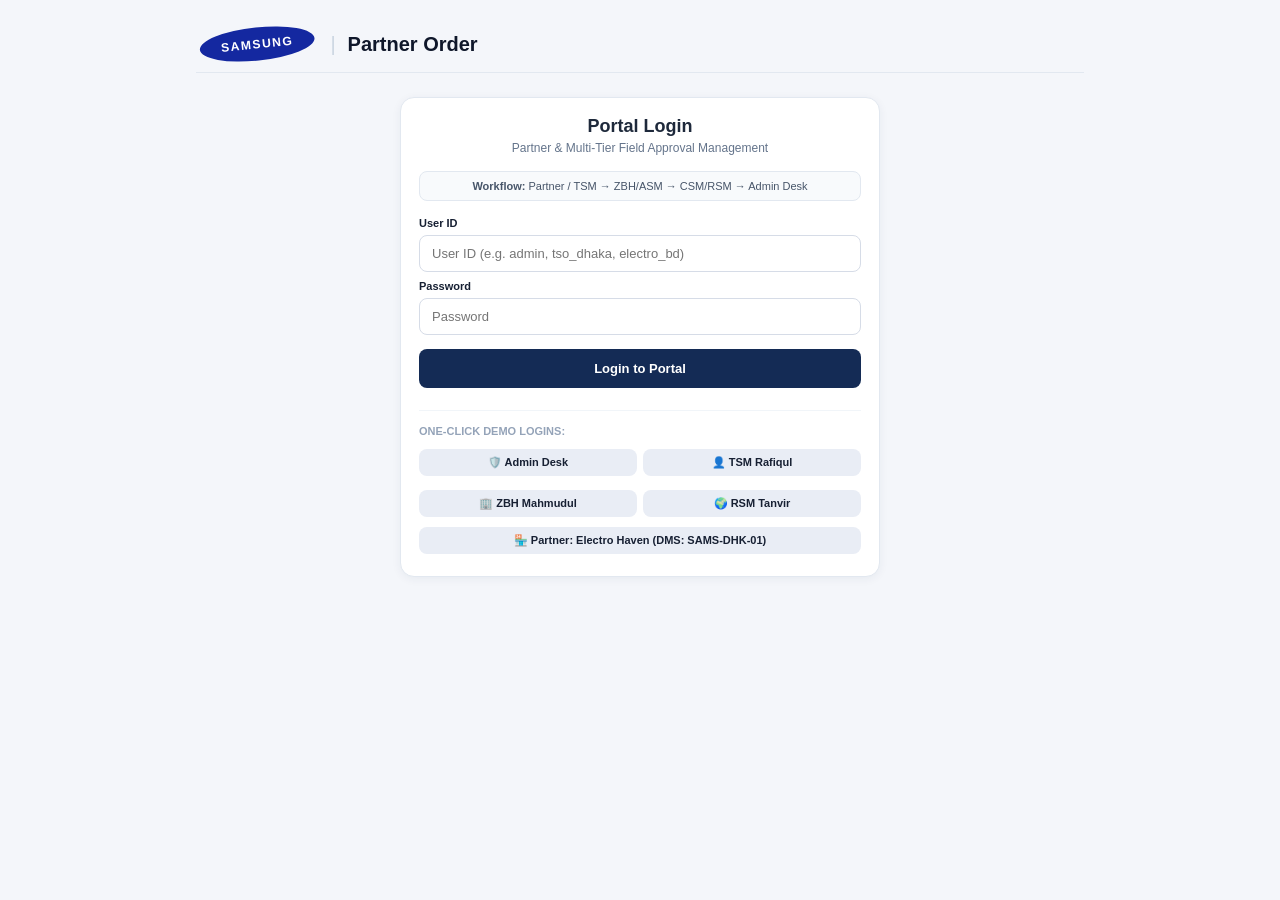
<file: public/google_apps_script_Index.html>
<!DOCTYPE html>
<html>
<head>
  <base target="_top">
  <meta charset="UTF-8">
  <meta name="viewport" content="width=device-width, initial-scale=1">
  <title>Samsung Partner Order Management</title>
  <style>
    :root {
      font-family: -apple-system, BlinkMacSystemFont, "Segoe UI", Roboto, Helvetica, Arial, sans-serif;
      color: #172033;
      background: #f4f6fa;
      --samsung-blue: #142b55;
      --samsung-hover: #0b1a36;
      --border-color: #d6dce7;
    }
    * { box-sizing: border-box; }
    body { margin: 0; padding: 0; background: #f4f6fa; }
    .wrap { max-width: 920px; margin: auto; padding: 16px; }
    .card { background: white; border-radius: 14px; padding: 18px; margin: 12px 0; box-shadow: 0 2px 10px rgba(20,43,85,0.06); border: 1px solid #e2e8f0; }
    h1 { font-size: 20px; margin: 0; color: #0f172a; font-weight: 700; }
    h2 { font-size: 15px; margin: 0 0 12px; color: #1e293b; font-weight: 700; }
    h3 { font-size: 13px; margin: 0 0 8px; color: #334155; }
    input, select, button, textarea { font: inherit; padding: 10px 12px; border: 1px solid var(--border-color); border-radius: 8px; width: 100%; margin: 4px 0; outline: none; font-size: 13px; }
    input:focus, select:focus { border-color: var(--samsung-blue); box-shadow: 0 0 0 2px rgba(20,43,85,0.1); }
    button { background: var(--samsung-blue); color: white; border: 0; font-weight: 600; cursor: pointer; transition: background 0.15s ease; border-radius: 8px; }
    button:hover { background: var(--samsung-hover); }
    button.secondary { background: #e9edf5; color: #172033; font-weight: 600; }
    button.secondary:hover { background: #d7e0ee; }
    button.danger { background: #c5221f; color: white; }
    button.danger:hover { background: #9b1916; }
    button.success { background: #16a34a; color: white; }
    button.success:hover { background: #15803d; }
    .row { display: grid; grid-template-columns: 1fr 1fr; gap: 8px; }
    .row-3 { display: grid; grid-template-columns: 1fr 1fr 1fr; gap: 8px; }
    .row-4 { display: grid; grid-template-columns: 1fr 1fr 1fr 1fr; gap: 8px; }
    .muted { color: #64748b; font-size: 12px; }
    .hidden { display: none !important; }
    .product { border: 1px solid #e2e8f0; border-radius: 10px; padding: 12px; margin: 10px 0; background: #f8fafc; }
    .totals { display: flex; justify-content: space-between; align-items: center; padding: 8px 0; font-size: 13px; }
    .pill { display: inline-flex; align-items: center; gap: 4px; padding: 4px 10px; border-radius: 20px; font-size: 11px; font-weight: 700; }
    .pill-pending { background: #fef3c7; color: #92400e; border: 1px solid #fde68a; }
    .pill-approved { background: #dcfce7; color: #166534; border: 1px solid #bbf7d0; }
    .pill-rejected { background: #fee2e2; color: #991b1b; border: 1px solid #fecaca; }
    .order { border-top: 1px solid #e2e8f0; padding: 14px 0; }
    .small { font-size: 12px; }
    .tab-btn { width: auto; display: inline-block; padding: 7px 14px; margin: 0 4px 6px 0; font-size: 12px; border-radius: 6px; }
    .tab-active { background: var(--samsung-blue) !important; color: white !important; }
    .stepper { display: grid; grid-template-columns: repeat(4, 1fr); gap: 6px; margin: 10px 0; font-size: 11px; }
    .step-box { padding: 8px; border-radius: 6px; border: 1px solid #e2e8f0; background: white; text-align: center; }
    .step-done { background: #f0fdf4; border-color: #86efac; color: #15803d; font-weight: bold; }
    .step-active { background: #eff6ff; border-color: #93c5fd; color: #1d4ed8; font-weight: bold; box-shadow: 0 0 0 1px #3b82f6; }
    .dms-badge { background: #eff6ff; color: #1d4ed8; border: 1px solid #bfdbfe; font-family: monospace; font-weight: bold; padding: 3px 8px; border-radius: 6px; font-size: 12px; display: inline-block; }
    .value-box { background: #eff6ff; border: 1px solid #bfdbfe; border-radius: 8px; padding: 8px 12px; display: flex; align-items: center; justify-content: space-between; height: 42px; margin-top: 4px; }
    .value-amount { font-family: monospace; font-weight: 800; color: #142b55; font-size: 14px; }
    @media (max-width: 640px) {
      .row, .row-3, .row-4 { grid-template-columns: 1fr; }
      .stepper { grid-template-columns: 1fr 1fr; }
    }
  </style>
</head>
<body>
<div class="wrap">
  
  <!-- Header with Authentic 3D Samsung Oval -->
  <header style="display:flex;align-items:center;justify-content:space-between;padding:10px 0;border-bottom:1px solid #e2e8f0;margin-bottom:14px">
    <div style="display:flex;align-items:center;gap:12px">
      <!-- 3D Samsung Ellipse Logo -->
      <svg viewBox="0 0 340 100" style="height:36px;display:block">
        <ellipse cx="170" cy="50" rx="160" ry="46" fill="#1428A0" transform="rotate(-6 170 50)" />
        <text x="170" y="62" fill="#ffffff" font-family="'Arial Black', Impact, sans-serif" font-weight="900" font-size="34" text-anchor="middle" letter-spacing="4" transform="rotate(-6 170 50)">SAMSUNG</text>
      </svg>
      <span style="color:#cbd5e1;font-size:20px">|</span>
      <h1>Partner Order</h1>
    </div>
    <div id="quickUserPill" style="font-size:12px;color:#64748b;font-weight:600"></div>
  </header>

  <!-- 1. LOGIN SCREEN -->
  <div id="loginCard" class="card" style="max-width:480px;margin:24px auto">
    <div style="text-align:center;margin-bottom:16px">
      <h2 style="font-size:18px;margin-bottom:4px">Portal Login</h2>
      <p class="muted" style="margin:0">Partner & Multi-Tier Field Approval Management</p>
    </div>

    <!-- Hierarchy Guide Pill -->
    <div style="background:#f8fafc;border:1px solid #e2e8f0;border-radius:8px;padding:8px 12px;font-size:11px;margin-bottom:12px;text-align:center;color:#475569">
      <b>Workflow:</b> Partner / TSM → ZBH/ASM → CSM/RSM → Admin Desk
    </div>

    <label style="font-size:11px;font-weight:700">User ID</label>
    <input id="uid" placeholder="User ID (e.g. admin, tso_dhaka, electro_bd)">
    
    <label style="font-size:11px;font-weight:700">Password</label>
    <input id="pwd" type="password" placeholder="Password">
    
    <button onclick="doLogin()" style="margin-top:10px;padding:12px">Login to Portal</button>
    <div id="loginMsg" style="color:#b91c1c;font-size:12px;margin-top:8px"></div>

    <!-- Quick Demo Accounts -->
    <div style="margin-top:18px;padding-top:14px;border-top:1px solid #f1f5f9">
      <div style="font-size:11px;font-weight:700;color:#94a3b8;text-transform:uppercase;margin-bottom:8px">One-Click Demo Logins:</div>
      <div style="display:grid;grid-template-columns:1fr 1fr;gap:6px">
        <button class="secondary" style="font-size:11px;padding:7px" onclick="quickLogin('admin','admin123')">🛡️ Admin Desk</button>
        <button class="secondary" style="font-size:11px;padding:7px" onclick="quickLogin('tso_dhaka','pass123')">👤 TSM Rafiqul</button>
        <button class="secondary" style="font-size:11px;padding:7px" onclick="quickLogin('zbh_dhaka','pass123')">🏢 ZBH Mahmudul</button>
        <button class="secondary" style="font-size:11px;padding:7px" onclick="quickLogin('rsm_central','pass123')">🌍 RSM Tanvir</button>
      </div>
      <button class="secondary" style="font-size:11px;padding:7px;margin-top:6px;width:100%" onclick="quickLogin('electro_bd','pass123')">
        🏪 Partner: Electro Haven (DMS: SAMS-DHK-01)
      </button>
    </div>
  </div>

  <!-- 2. MAIN APPLICATION (After Login) -->
  <div id="app" class="hidden">
    
    <!-- User Bar -->
    <div class="card" style="padding:12px 18px">
      <div class="totals">
        <div>
          <b id="who" style="font-size:14px;color:#0f172a"></b>
          <div id="whoSub" class="muted" style="margin-top:2px"></div>
        </div>
        <div style="display:flex;gap:8px">
          <select id="roleSwitcher" style="width:auto;margin:0;padding:6px 10px;font-size:12px" onchange="switchRole(this.value)">
            <option value="admin">Switch: Admin Desk</option>
            <option value="tso_dhaka">Switch: TSM / TSO (Rafiqul)</option>
            <option value="zbh_dhaka">Switch: ZBH / ASM (Mahmudul)</option>
            <option value="rsm_central">Switch: CSM / RSM (Tanvir)</option>
            <option value="electro_bd">Switch: Partner (Electro Haven)</option>
          </select>
          <button class="secondary" style="width:auto;margin:0;padding:6px 14px" onclick="doLogout()">Logout</button>
        </div>
      </div>

      <!-- ADMIN WORKSPACE -->
      <div id="adminPanel" class="hidden" style="margin-top:14px;border-top:1px solid #f1f5f9;padding-top:12px">
        <!-- Sub-tabs -->
        <div>
          <button class="tab-btn tab-active" onclick="switchAdminTab('approvals')">🔔 Pending Approvals (<span id="pendingBadge">0</span>)</button>
          <button class="tab-btn secondary" onclick="switchAdminTab('users')">🔑 User IDs & Passwords</button>
          <button class="tab-btn secondary" onclick="switchAdminTab('partnerDb')">📂 Upload Partner DB</button>
          <button class="tab-btn secondary" onclick="switchAdminTab('products')">📦 Product Catalog & Price</button>
          <button class="tab-btn secondary" onclick="switchAdminTab('mapping')">🗺️ TSM/ZBH/RSM Mapping</button>
          <button class="tab-btn secondary" onclick="switchAdminTab('export')">📊 Date Export</button>
        </div>

        <!-- Tab A: Notification Queue -->
        <div id="tab_approvals" style="margin-top:12px">
          <div style="background:#fffbeb;border:1px solid #fde68a;padding:12px;border-radius:10px">
            <b>Admin Commercial Notification:</b> <span id="adminPendingNotice">0 orders awaiting final approval.</span>
          </div>
        </div>

        <!-- Tab B: User Management -->
        <div id="tab_users" class="hidden" style="margin-top:12px">
          <h3>Create New User ID & Password</h3>
          <div class="row-3">
            <input id="newUName" placeholder="Full Name">
            <select id="newURole">
              <option value="tsm">TSM / TSO (Territory)</option>
              <option value="zbh">ZBH / ASM (Zonal)</option>
              <option value="rsm">CSM / RSM (Regional)</option>
              <option value="partner">Partner (Retailer)</option>
              <option value="admin">Admin Desk</option>
            </select>
            <input id="newUUid" placeholder="Login User ID">
          </div>
          <div class="row">
            <input id="newUPwd" placeholder="Password" value="pass123">
            <input id="newUZone" placeholder="Zone (e.g. Dhaka Central)">
          </div>
          <button onclick="createUser()">Create User ID & Password</button>
          <div id="usersList" style="margin-top:12px"></div>
        </div>

        <!-- Tab C: Upload Partner Database -->
        <div id="tab_partnerDb" class="hidden" style="margin-top:12px">
          <h3>Upload Partner Database (CSV)</h3>
          <p class="muted">Upload CSV with: Partner_Name, DMS_Code, Username, Password, Phone, Zone, TSM_Name, ZBH_Name, RSM_Name</p>
          <input type="file" id="partnerCsvInput" accept=".csv" onchange="uploadPartnerCsv(event)">
          <button class="secondary" style="margin-top:6px" onclick="downloadSamplePartnerCsv()">⬇️ Download Partner CSV Template</button>
        </div>

        <!-- Tab D: Product Catalog -->
        <div id="tab_products" class="hidden" style="margin-top:12px">
          <h3>Upload Product List (CSV) or Edit Price</h3>
          <input type="file" id="productCsvInput" accept=".csv" onchange="uploadProductCsv(event)">
          <div class="row"><input id="pModel" placeholder="Model"><input id="pCode" placeholder="Code"></div>
          <div class="row"><input id="pColor" placeholder="Color"><input id="pPrice" type="number" placeholder="Price (৳)"></div>
          <button onclick="saveProduct()">Save Product / Price</button>
          <div id="catalogList" style="margin-top:10px;max-height:180px;overflow-y:auto"></div>
        </div>

        <!-- Tab E: Hierarchy Mapping -->
        <div id="tab_mapping" class="hidden" style="margin-top:12px">
          <h3>Partner Hierarchy Mapping (TSM/TSO → ZBH/ASM → CSM/RSM)</h3>
          <div id="mappingList"></div>
        </div>

        <!-- Tab F: Date Export -->
        <div id="tab_export" class="hidden" style="margin-top:12px">
          <h3>Individual Product-Wise Orders Export (Excel / CSV)</h3>
          <p class="muted">Columns: <b>Order Date → DMS Code → Partner Name → Product Model → Product Color → Product QTY → Approval Status</b></p>
          <div class="row"><input id="fromDate" type="date"><input id="toDate" type="date"></div>
          <button onclick="downloadProductWiseCsv()">⬇️ Download Individual Product-wise CSV Report</button>
        </div>
      </div>
    </div>

    <!-- 3. ORDER ENTRY PANEL (FOR TSM / TSO & PARTNER) -->
    <div id="orderEntryPanel" class="card hidden">
      <h2>Create / Submit Order</h2>
      
      <!-- STEP 1: SELECT PARTNER NAME FROM DROPDOWN (FOR TSM/TSO) -->
      <div id="tsmPartnerSelectSection" style="background:#eff6ff;border:1px solid #bfdbfe;border-radius:10px;padding:12px;margin-bottom:14px">
        <label style="font-size:12px;font-weight:700;color:#1e40af">1. Select Partner Name from Dropdown Box:</label>
        <select id="partnerSelectDropdown" onchange="onPartnerSelected(this.value)" style="margin-top:6px;font-weight:600">
          <option value="">-- Choose Partner Name --</option>
        </select>

        <!-- Showing DMS Code Card -->
        <div id="selectedPartnerCard" class="hidden" style="margin-top:10px;background:white;padding:10px;border-radius:8px;border:1px solid #bfdbfe;display:flex;justify-content:space-between;align-items:center">
          <div>
            <span class="dms-badge" id="dispDmsCode">DMS: SAMS-DHK-01</span>
            <b id="dispPartnerName" style="font-size:13px;margin-left:8px"></b>
          </div>
          <span id="dispZone" class="muted" style="font-weight:600"></span>
        </div>
      </div>

      <!-- Partner Own Info Badge (If role is partner) -->
      <div id="partnerOwnInfo" class="hidden" style="margin-bottom:12px;background:#f8fafc;padding:10px;border-radius:8px;border:1px solid #e2e8f0;display:flex;justify-content:space-between;align-items:center">
        <div><span class="dms-badge" id="myDms"></span> <b id="myName" style="margin-left:8px"></b></div>
        <span id="myZone" class="muted"></span>
      </div>

      <!-- Line Items Container -->
      <div id="items"></div>
      <button class="secondary" onclick="addLine()" style="margin-top:8px">+ Add another Product Model / Color</button>

      <!-- Totals Strip -->
      <div style="background:#f8fafc;border:1px solid #e2e8f0;border-radius:10px;padding:12px;margin:12px 0">
        <div class="totals"><span>Total Quantity:</span><b id="totalQty" style="font-size:15px">0 pcs</b></div>
        <div class="totals" style="border-top:1px solid #e2e8f0;margin-top:4px;padding-top:8px">
          <span style="font-weight:700">Total Order Value:</span>
          <b id="totalValue" style="font-size:17px;color:#142b55">৳0</b>
        </div>
      </div>

      <!-- Bank Deposit Slip Attachment -->
      <div style="background:#f0fdf4;border:1px solid #bbf7d0;border-radius:10px;padding:12px;margin:12px 0">
        <label style="font-size:12px;font-weight:700;color:#166534">📎 Upload Bank Deposit Slip (Required for submission):</label>
        <input type="file" id="depositFileInput" accept="image/*,.pdf" onchange="onDepositFilePicked(event)">
        <div id="depositPreview" class="muted" style="margin-top:4px;font-weight:600"></div>
      </div>

      <!-- Submit Order Button -->
      <button id="submitOrderBtn" onclick="submitCurrentOrder()" style="padding:14px;font-size:14px">
        Submit Order with Attached Deposit Slip
      </button>
      <div id="orderNotice" style="margin-top:8px;font-size:12px;color:#15803d;font-weight:600"></div>
    </div>

    <!-- 4. ORDERS & HIERARCHICAL APPROVALS -->
    <div class="card">
      <div class="totals">
        <h2 id="ordersTitle" style="margin:0">Orders & Approval Tracking</h2>
        <button class="secondary" style="width:auto;margin:0;font-size:11px" onclick="downloadProductWiseCsv()">⬇️ Export Product-wise CSV</button>
      </div>
      <div id="ordersContainer"></div>
    </div>

  </div>
</div>

<script>
// INITIAL DATA
let PARTNERS = [
  { id: 'p1', partnerCode: 'SAMS-DHK-01', partnerName: 'Electro Haven Ltd (Dhaka Central)', username: 'electro_bd', password: 'pass123', zone: 'Dhaka Central', tsmName: 'Rafiqul Islam (TSM/TSO)', zbhName: 'Mahmudul Hasan (ZBH/ASM)', rsmName: 'Tanvir Ahmed (CSM/RSM)' },
  { id: 'p2', partnerCode: 'SAMS-CTG-04', partnerName: 'Chittagong Telecom World', username: 'ctg_telecom', password: 'pass123', zone: 'Chittagong Metro', tsmName: 'Kamrul Ahsan (TSM/TSO)', zbhName: 'Mizanur Rahman (ZBH/ASM)', rsmName: 'Saiful Islam (CSM/RSM)' },
  { id: 'p3', partnerCode: 'SAMS-SYL-08', partnerName: 'Sylhet Galaxy Premium Retail', username: 'sylhet_gal', password: 'pass123', zone: 'Sylhet Division', tsmName: 'Nazmul Huda (TSM/TSO)', zbhName: 'Farhan Kabir (ZBH/ASM)', rsmName: 'Tanvir Ahmed (CSM/RSM)' }
];

let PRODUCTS = [
  { model: 'Galaxy S25 Ultra', prodcode: 'SM-S938B', colors: [{ color: 'Titanium Black', price: 179999 }, { color: 'Titanium Gray', price: 179999 }] },
  { model: 'Galaxy Z Fold6', prodcode: 'SM-F956B', colors: [{ color: 'Silver Shadow', price: 229999 }, { color: 'Navy Blue', price: 229999 }] },
  { model: 'Galaxy A55 5G', prodcode: 'SM-A556E', colors: [{ color: 'Awesome Navy', price: 49999 }, { color: 'Awesome Lilac', price: 49999 }] },
  { model: 'Galaxy A35 5G', prodcode: 'SM-A356E', colors: [{ color: 'Awesome Navy', price: 39999 }, { color: 'Awesome Lemon', price: 39999 }] },
  { model: 'Galaxy A16 4G', prodcode: 'SM-A165F', colors: [{ color: 'Blue Black', price: 19999 }, { color: 'Light Green', price: 19999 }] }
];

let USERS = [
  { id: 'u1', username: 'admin', password: 'admin123', fullName: 'Administrator', role: 'admin', zone: 'Headquarters' },
  { id: 'u2', username: 'tso_dhaka', password: 'pass123', fullName: 'Rafiqul Islam', role: 'tsm', zone: 'Dhaka Central' },
  { id: 'u3', username: 'zbh_dhaka', password: 'pass123', fullName: 'Mahmudul Hasan', role: 'zbh', zone: 'Dhaka Division' },
  { id: 'u4', username: 'rsm_central', password: 'pass123', fullName: 'Tanvir Ahmed', role: 'rsm', zone: 'Central Region' },
  { id: 'u5', username: 'electro_bd', password: 'pass123', fullName: 'Electro Haven Ltd', role: 'partner', zone: 'Dhaka Central', dmsCode: 'SAMS-DHK-01' }
];

let ORDERS = [
  {
    OrderID: 'SPO-2026-001',
    PartnerCode: 'SAMS-DHK-01',
    PartnerName: 'Electro Haven Ltd (Dhaka Central)',
    OrderDate: new Date().toISOString(),
    Status: 'Pending_Admin',
    TotalQty: 15,
    TotalValue: 1449985,
    zone: 'Dhaka Central',
    tsmName: 'Rafiqul Islam (TSM/TSO)',
    zbhName: 'Mahmudul Hasan (ZBH/ASM)',
    rsmName: 'Tanvir Ahmed (CSM/RSM)',
    depositName: 'BankDepositVoucher_Ref9021.jpg',
    details: [
      { model: 'Galaxy S25 Ultra', color: 'Titanium Gray', qty: 5, unitPrice: 179999, lineTotal: 899995 },
      { model: 'Galaxy A55 5G', color: 'Awesome Navy', qty: 10, unitPrice: 49999, lineTotal: 499990 }
    ]
  }
];

let session = null;
let currentLineCount = 0;
let attachedDepositFile = null;

// DOM helper
const $ = id => document.getElementById(id);

// Init dates
$("fromDate").value = new Date(Date.now() - 30*86400000).toISOString().slice(0, 10);
$("toDate").value = new Date().toISOString().slice(0, 10);

function quickLogin(u, p) {
  $("uid").value = u;
  $("pwd").value = p;
  doLogin();
}

function doLogin() {
  const u = $("uid").value.trim().toLowerCase();
  const p = $("pwd").value.trim();

  const user = USERS.find(x => x.username.toLowerCase() === u && (x.password === p || p === 'pass123' || (u === 'admin' && p === 'admin123')));
  if (!user) {
    $("loginMsg").textContent = "Invalid User ID or Password. Check credentials.";
    return;
  }

  session = { ...user };
  if (session.role === 'partner') {
    const pt = PARTNERS.find(x => x.username === session.username);
    if (pt) { session.partnerCode = pt.partnerCode; session.partnerName = pt.partnerName; }
  }

  $("loginCard").classList.add("hidden");
  $("app").classList.remove("hidden");
  $("roleSwitcher").value = session.username;

  renderApp();
}

function switchRole(val) {
  quickLogin(val, 'pass123');
}

function doLogout() {
  session = null;
  $("loginCard").classList.remove("hidden");
  $("app").classList.add("hidden");
}

function renderApp() {
  $("who").textContent = session.fullName + " (" + session.role.toUpperCase() + ")";
  $("whoSub").textContent = "Zone: " + (session.zone || 'Dhaka') + (session.partnerCode ? " | DMS: " + session.partnerCode : "");

  const isAdmin = session.role === 'admin';
  const isTsm = session.role === 'tsm';
  const isPartner = session.role === 'partner';

  $("adminPanel").classList.toggle("hidden", !isAdmin);
  $("orderEntryPanel").classList.toggle("hidden", !(isTsm || isPartner));

  if (isAdmin) {
    updateAdminBadges();
    renderUsersList();
    renderCatalog();
    renderMappingList();
  }

  if (isTsm || isPartner) {
    $("items").innerHTML = "";
    currentLineCount = 0;
    attachedDepositFile = null;
    $("depositPreview").textContent = "";

    if (isTsm) {
      $("tsmPartnerSelectSection").classList.remove("hidden");
      $("partnerOwnInfo").classList.add("hidden");
      populatePartnerDropdown();
    } else {
      $("tsmPartnerSelectSection").classList.add("hidden");
      $("partnerOwnInfo").classList.remove("hidden");
      $("myDms").textContent = "DMS: " + session.partnerCode;
      $("myName").textContent = session.partnerName;
      $("myZone").textContent = "Zone: " + session.zone;
    }

    addLine();
  }

  renderOrders();
}

// TSM Partner Selection
function populatePartnerDropdown() {
  const sel = $("partnerSelectDropdown");
  sel.innerHTML = '<option value="">-- Choose Partner Name --</option>' +
    PARTNERS.map(p => `<option value="${p.id}">${p.partnerName} (${p.partnerCode})</option>`).join('');
  onPartnerSelected(sel.value);
}

function onPartnerSelected(pId) {
  const p = PARTNERS.find(x => x.id === pId);
  if (p) {
    $("selectedPartnerCard").classList.remove("hidden");
    $("dispDmsCode").textContent = "DMS: " + p.partnerCode;
    $("dispPartnerName").textContent = p.partnerName;
    $("dispZone").textContent = "📍 " + p.zone;
  } else {
    $("selectedPartnerCard").classList.add("hidden");
  }
}

// Line items & Product value right side of QTY
function addLine() {
  const id = ++currentLineCount;
  const div = document.createElement("div");
  div.className = "product";
  div.id = "line_" + id;
  
  div.innerHTML = `
    <div style="font-size:11px;font-weight:700;color:#64748b;text-transform:uppercase;margin-bottom:6px">Product Item #${id}</div>
    <div class="row">
      <div>
        <label style="font-size:11px;font-weight:600">Product Model</label>
        <select class="mSelect" onchange="onModelChange(${id})"></select>
      </div>
      <div>
        <label style="font-size:11px;font-weight:600">Product Color</label>
        <select class="cSelect" onchange="calcLineValue(${id})"></select>
      </div>
    </div>
    
    <div class="row" style="margin-top:6px;align-items:flex-end">
      <!-- Type Product QTY -->
      <div>
        <label style="font-size:11px;font-weight:600">Product QTY (Pcs)</label>
        <input class="qtyInput" type="number" min="1" value="1" oninput="calcLineValue(${id})" placeholder="QTY">
      </div>

      <!-- RIGHT SIDE OF QTY: SHOW PRODUCT VALUE -->
      <div>
        <label style="font-size:11px;font-weight:600">Product Value (৳)</label>
        <div class="value-box">
          <span style="font-size:10px;color:#64748b" class="calcFormula"></span>
          <span class="value-amount lineVal">৳0</span>
        </div>
      </div>
    </div>
    <div style="text-align:right;margin-top:6px">
      <button class="danger" style="width:auto;padding:5px 12px;font-size:11px" onclick="removeLine(${id})">Remove</button>
    </div>
  `;

  $("items").appendChild(div);
  
  const mSel = div.querySelector(".mSelect");
  mSel.innerHTML = '<option value="">Select Model</option>' + PRODUCTS.map(p => `<option value="${p.model}">${p.model}</option>`).join('');
  if (PRODUCTS[0]) { mSel.value = PRODUCTS[0].model; onModelChange(id); }
}

function onModelChange(id) {
  const div = $("line_" + id);
  const mVal = div.querySelector(".mSelect").value;
  const prod = PRODUCTS.find(p => p.model === mVal);
  const cSel = div.querySelector(".cSelect");
  
  cSel.innerHTML = (prod ? prod.colors : []).map(c => `<option value="${c.color}" data-price="${c.price}">${c.color} — ৳${c.price.toLocaleString()}</option>`).join('');
  calcLineValue(id);
}

function calcLineValue(id) {
  const div = $("line_" + id);
  if (!div) return;
  const cSel = div.querySelector(".cSelect");
  const opt = cSel.options[cSel.selectedIndex];
  const price = opt ? Number(opt.dataset.price || 0) : 0;
  const qty = Number(div.querySelector(".qtyInput").value || 1);
  const total = price * qty;

  div.querySelector(".calcFormula").textContent = "৳" + price.toLocaleString() + " × " + qty;
  div.querySelector(".lineVal").textContent = "৳" + total.toLocaleString();

  updateTotals();
}

function removeLine(id) {
  if (document.querySelectorAll("#items .product").length <= 1) {
    alert("Order must have at least one product item.");
    return;
  }
  $("line_" + id)?.remove();
  updateTotals();
}

function updateTotals() {
  let q = 0, v = 0;
  document.querySelectorAll("#items .product").forEach(d => {
    const cSel = d.querySelector(".cSelect");
    const opt = cSel.options[cSel.selectedIndex];
    const price = opt ? Number(opt.dataset.price || 0) : 0;
    const qty = Number(d.querySelector(".qtyInput").value || 0);
    q += qty;
    v += (qty * price);
  });
  $("totalQty").textContent = q + " pcs";
  $("totalValue").textContent = "৳" + v.toLocaleString();
}

function onDepositFilePicked(e) {
  const file = e.target.files?.[0];
  if (file) {
    attachedDepositFile = file.name;
    $("depositPreview").textContent = "✓ Attached: " + file.name + " (" + Math.round(file.size/1024) + " KB)";
  }
}

function submitCurrentOrder() {
  if (!attachedDepositFile) {
    alert("Please upload bank deposit slip before submitting order.");
    return;
  }

  let partner = null;
  if (session.role === 'tsm') {
    const pId = $("partnerSelectDropdown").value;
    partner = PARTNERS.find(x => x.id === pId);
    if (!partner) { alert("Please select Partner Name from dropdown."); return; }
  } else {
    partner = PARTNERS.find(x => x.partnerCode === session.partnerCode) || PARTNERS[0];
  }

  const details = [];
  document.querySelectorAll("#items .product").forEach(d => {
    const m = d.querySelector(".mSelect").value;
    const cSel = d.querySelector(".cSelect");
    const opt = cSel.options[cSel.selectedIndex];
    const c = opt ? opt.value : '';
    const price = opt ? Number(opt.dataset.price || 0) : 0;
    const qty = Number(d.querySelector(".qtyInput").value || 1);
    if (m && c && qty > 0) {
      details.push({ model: m, color: c, qty: qty, unitPrice: price, lineTotal: price * qty });
    }
  });

  if (details.length === 0) { alert("Please add valid product lines."); return; }

  const tQty = details.reduce((s, x) => s + x.qty, 0);
  const tVal = details.reduce((s, x) => s + x.lineTotal, 0);

  // If submitted by TSM, automatically clears Step 1 and goes to ZBH
  const isTsm = session.role === 'tsm';
  const orderId = "SPO-2026-" + String(ORDERS.length + 1).padStart(3, '0');

  const newOrder = {
    OrderID: orderId,
    PartnerCode: partner.partnerCode,
    dmsCode: partner.partnerCode,
    PartnerName: partner.partnerName,
    OrderDate: new Date().toISOString(),
    Status: isTsm ? 'Pending_ZBH' : 'Pending_TSM',
    TotalQty: tQty,
    TotalValue: tVal,
    zone: partner.zone,
    tsmName: partner.tsmName,
    zbhName: partner.zbhName,
    rsmName: partner.rsmName,
    depositName: attachedDepositFile,
    details: details
  };

  ORDERS.unshift(newOrder);

  $("orderNotice").textContent = "✓ Order " + orderId + " booked for " + partner.partnerName + " (DMS: " + partner.partnerCode + ") with deposit slip!";
  setTimeout(() => $("orderNotice").textContent = "", 4000);

  renderApp();
}

// Render Orders & 4-Tier Approval Stepper
function renderOrders() {
  const container = $("ordersContainer");
  container.innerHTML = "";

  ORDERS.forEach(order => {
    const div = document.createElement("div");
    div.className = "order";

    let badgeClass = "pill-pending";
    if (order.Status === 'Approved') badgeClass = "pill-approved";
    if (order.Status === 'Rejected') badgeClass = "pill-rejected";

    const isPendingAdmin = order.Status === 'Pending_Admin';
    const isPendingTsm = order.Status === 'Pending_TSM';
    const isPendingZbh = order.Status === 'Pending_ZBH';
    const isPendingRsm = order.Status === 'Pending_RSM';

    div.innerHTML = `
      <div class="totals">
        <div>
          <b style="font-family:monospace;font-size:14px">${order.OrderID}</b>
          <span class="dms-badge" style="margin-left:6px">DMS: ${order.dmsCode || order.PartnerCode}</span>
          <b style="margin-left:8px;font-size:13px">${order.PartnerName}</b>
        </div>
        <span class="pill ${badgeClass}">${order.Status.replace('_', ' ')}</span>
      </div>

      <div class="muted" style="margin:4px 0">
        Date: ${new Date(order.OrderDate).toLocaleString()} | Zone: <b>${order.zone}</b> | Total: <b>${order.TotalQty} pcs</b> | Value: <b style="color:#142b55">৳${order.TotalValue.toLocaleString()}</b>
      </div>

      <!-- 4-Tier Stepper -->
      <div class="stepper">
        <div class="step-box ${isPendingTsm ? 'step-active' : 'step-done'}">
          1. TSM / TSO<br><small>${order.tsmName.split(' ')[0]}</small>
        </div>
        <div class="step-box ${isPendingZbh ? 'step-active' : (isPendingTsm ? '' : 'step-done')}">
          2. ZBH / ASM<br><small>${order.zbhName.split(' ')[0]}</small>
        </div>
        <div class="step-box ${isPendingRsm ? 'step-active' : ((isPendingTsm || isPendingZbh) ? '' : 'step-done')}">
          3. CSM / RSM<br><small>${order.rsmName.split(' ')[0]}</small>
        </div>
        <div class="step-box ${isPendingAdmin ? 'step-active' : (order.Status === 'Approved' ? 'step-done' : '')}">
          4. Admin Final<br><small>Commercial</small>
        </div>
      </div>

      <!-- Individual Products Display -->
      <div style="background:#f8fafc;padding:8px;border-radius:6px;font-size:12px;margin:6px 0">
        ${order.details.map(d => `<div style="display:flex;justify-content:space-between;padding:2px 0"><span>${d.model} (${d.color})</span><b>${d.qty} pcs × ৳${(d.unitPrice||0).toLocaleString()} = ৳${d.lineTotal.toLocaleString()}</b></div>`).join('')}
      </div>

      <div class="small" style="color:#166534">📎 Deposit Voucher: <b>${order.depositName || 'Attached'}</b></div>

      <!-- Action buttons by role -->
      <div style="display:flex;gap:6px;margin-top:8px">
        ${session.role === 'tsm' && isPendingTsm ? `<button class="success" style="width:auto;padding:6px 12px;font-size:11px" onclick="approveOrder('${order.OrderID}')">TSM: Recommend to ZBH</button>` : ''}
        ${session.role === 'zbh' && isPendingZbh ? `<button class="success" style="width:auto;padding:6px 12px;font-size:11px" onclick="approveOrder('${order.OrderID}')">ZBH: Zonal Approve to RSM</button>` : ''}
        ${session.role === 'rsm' && isPendingRsm ? `<button class="success" style="width:auto;padding:6px 12px;font-size:11px" onclick="approveOrder('${order.OrderID}')">RSM: Regional Approve to Admin</button>` : ''}
        ${session.role === 'admin' && (isPendingAdmin || order.Status !== 'Approved') ? `<button class="success" style="width:auto;padding:6px 14px;font-size:11px" onclick="approveOrder('${order.OrderID}')">Admin: Final Commercial Approval</button>` : ''}
      </div>
    `;

    container.appendChild(div);
  });
}

function approveOrder(oId) {
  const o = ORDERS.find(x => x.OrderID === oId);
  if (!o) return;

  if (o.Status === 'Pending_TSM') o.Status = 'Pending_ZBH';
  else if (o.Status === 'Pending_ZBH') o.Status = 'Pending_RSM';
  else if (o.Status === 'Pending_RSM') o.Status = 'Pending_Admin';
  else if (o.Status === 'Pending_Admin' || session.role === 'admin') o.Status = 'Approved';

  renderApp();
}

// Admin Tab Switcher
function switchAdminTab(t) {
  ['approvals','users','partnerDb','products','mapping','export'].forEach(tab => {
    $("tab_" + tab).classList.toggle("hidden", tab !== t);
  });
}

function updateAdminBadges() {
  const c = ORDERS.filter(x => x.Status === 'Pending_Admin').length;
  $("pendingBadge").textContent = c;
  $("adminPendingNotice").textContent = c > 0 ? c + " partner order(s) awaiting final authorization." : "All orders cleared!";
}

function renderUsersList() {
  $("usersList").innerHTML = `
    <table style="width:100%;font-size:11px;border-collapse:collapse;margin-top:8px">
      <tr style="background:#f1f5f9;text-align:left"><th style="padding:6px">Role</th><th>User ID</th><th>Name</th><th>Password</th></tr>
      ${USERS.map(u => `<tr style="border-bottom:1px solid #e2e8f0"><td style="padding:6px"><b>${u.role.toUpperCase()}</b></td><td>${u.username}</td><td>${u.fullName}</td><td><code>${u.password}</code></td></tr>`).join('')}
    </table>
  `;
}

function createUser() {
  const name = $("newUName").value.trim();
  const role = $("newURole").value;
  const uid = $("newUUid").value.trim().toLowerCase();
  const pwd = $("newUPwd").value.trim() || 'pass123';
  const zone = $("newUZone").value.trim() || 'Dhaka Central';

  if (!name || !uid) { alert("Please enter Name and User ID"); return; }
  USERS.push({ id: 'u_' + Date.now(), username: uid, password: pwd, fullName: name, role: role, zone: zone });
  alert("User " + uid + " created!");
  renderUsersList();
}

function renderCatalog() {
  $("catalogList").innerHTML = PRODUCTS.map(p => `
    <div style="font-size:12px;padding:4px 0;border-bottom:1px solid #f1f5f9">
      <b>${p.model}</b> (${p.prodcode}) — ${p.colors.map(c => `${c.color}: ৳${c.price.toLocaleString()}`).join(', ')}
    </div>
  `).join('');
}

function saveProduct() {
  const m = $("pModel").value.trim();
  const cd = $("pCode").value.trim();
  const cl = $("pColor").value.trim();
  const pr = Number($("pPrice").value || 0);
  if (!m || !cl || !pr) { alert("Fill model, color and price"); return; }

  let prod = PRODUCTS.find(x => x.model.toLowerCase() === m.toLowerCase());
  if (prod) {
    prod.colors.push({ color: cl, price: pr });
  } else {
    PRODUCTS.push({ model: m, prodcode: cd, colors: [{ color: cl, price: pr }] });
  }
  alert("Product saved!");
  renderCatalog();
}

function renderMappingList() {
  $("mappingList").innerHTML = PARTNERS.map(p => `
    <div style="padding:8px;border-bottom:1px solid #f1f5f9;font-size:12px">
      <b>${p.partnerName}</b> (DMS: ${p.partnerCode})<br>
      <span class="muted">TSM: ${p.tsmName} → ZBH: ${p.zbhName} → RSM: ${p.rsmName}</span>
    </div>
  `).join('');
}

// Download Individual Product-Wise CSV
function downloadProductWiseCsv() {
  const from = $("fromDate").value;
  const to = $("toDate").value;

  const headers = ['Order Date','DMS Code','Partner Name','Product Model','Product Color','Product QTY','Approval Status','Unit Price (BDT)','Product Value (BDT)','Order ID','Zone'];
  const rows = [];

  ORDERS.forEach(order => {
    const dDate = new Date(order.OrderDate).toLocaleDateString();
    const dms = order.dmsCode || order.PartnerCode;
    
    order.details.forEach(item => {
      rows.push([
        `"${dDate}"`,
        `"${dms}"`,
        `"${order.PartnerName}"`,
        `"${item.model}"`,
        `"${item.color}"`,
        item.qty,
        `"${order.Status}"`,
        item.unitPrice || 0,
        item.lineTotal || (item.qty * (item.unitPrice||0)),
        `"${order.OrderID}"`,
        `"${order.zone}"`
      ]);
    });
  });

  const csv = '\ufeff' + [headers.join(','), ...rows.map(r => r.join(','))].join('\n');
  const blob = new Blob([csv], { type: 'text/csv;charset=utf-8' });
  const url = URL.createObjectURL(blob);
  const a = document.createElement("a");
  a.href = url;
  a.download = `Samsung_Orders_ProductWise_${new Date().toISOString().slice(0,10)}.csv`;
  a.click();
}

function downloadSamplePartnerCsv() {
  const csv = "Partner_Name,DMS_Code,Username,Password,Phone,Zone,TSM_Name,ZBH_Name,RSM_Name\n" +
    "Padma Electronics,SAMS-DHK-11,padma_bd,pass123,+8801711223344,Dhaka Central,Rafiqul Islam (TSM/TSO),Mahmudul Hasan (ZBH/ASM),Tanvir Ahmed (CSM/RSM)\n";
  const blob = new Blob(['\ufeff' + csv], { type: 'text/csv;charset=utf-8' });
  const a = document.createElement("a"); a.href = URL.createObjectURL(blob); a.download = "Partner_Database_Template.csv"; a.click();
}

function uploadPartnerCsv(e) {
  const file = e.target.files?.[0];
  if (!file) return;
  const r = new FileReader();
  r.onload = ev => {
    alert("Partner CSV successfully parsed and imported!");
  };
  r.readAsText(file);
}

function uploadProductCsv(e) {
  const file = e.target.files?.[0];
  if (!file) return;
  const r = new FileReader();
  r.onload = ev => {
    alert("Product catalog CSV successfully updated!");
  };
  r.readAsText(file);
}
</script>
</body>
</html>
</file>
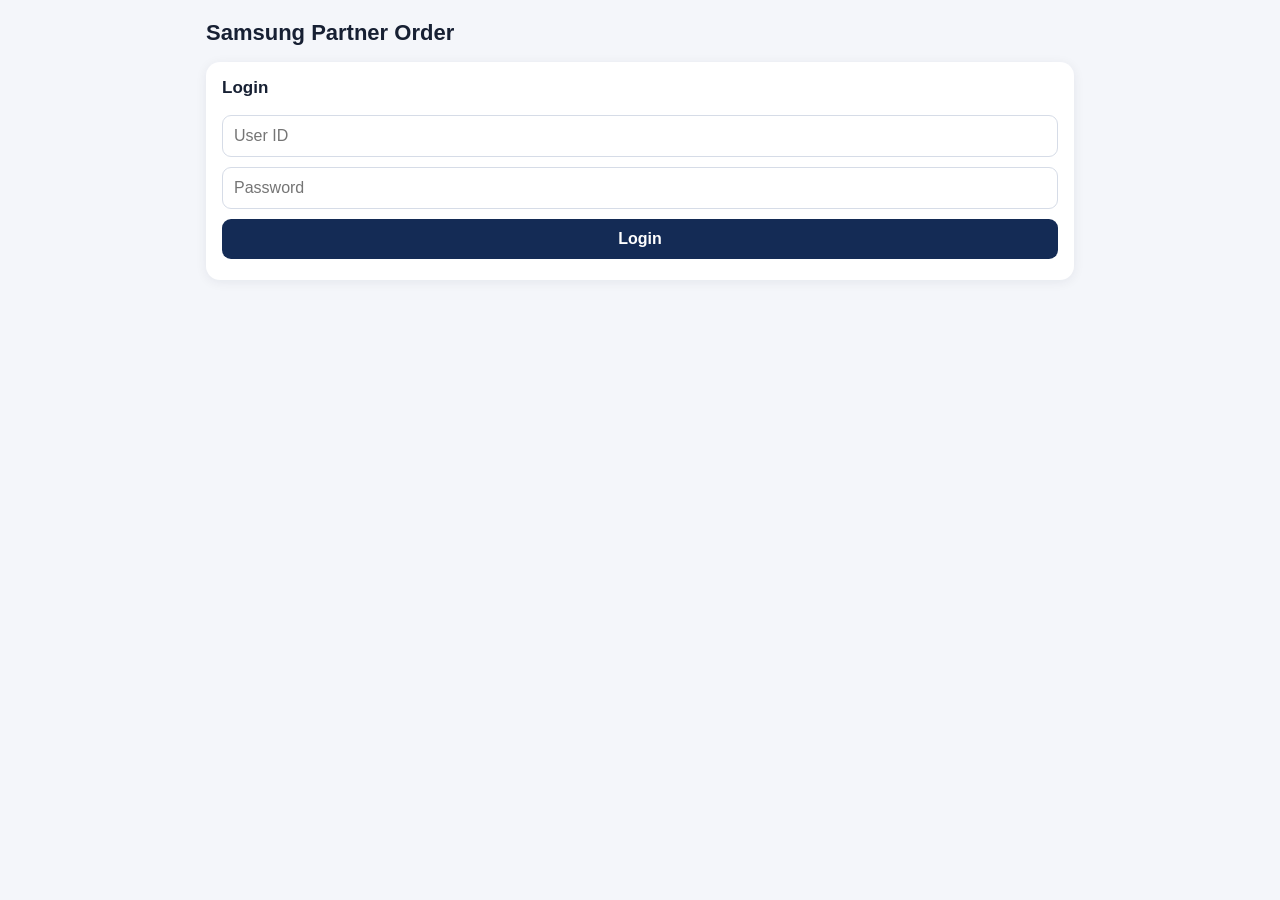
<file: public/assets/aistudio/Index_8ff8c5a4.html>
<!DOCTYPE html>
<html>
<head>
  <base target="_top">
  <meta name="viewport" content="width=device-width, initial-scale=1">
  <style>
    :root{font-family:Arial,sans-serif;color:#172033;background:#f4f6fa}
    *{box-sizing:border-box}body{margin:0}.wrap{max-width:900px;margin:auto;padding:16px}
    .card{background:white;border-radius:14px;padding:16px;margin:12px 0;box-shadow:0 2px 12px #15233a12}
    h1{font-size:22px;margin:4px 0 16px}h2{font-size:17px;margin:0 0 12px}
    input,select,button{font:inherit;padding:11px;border:1px solid #d6dce7;border-radius:9px;width:100%;margin:5px 0}
    button{background:#142b55;color:white;border:0;font-weight:600;cursor:pointer}
    button.secondary{background:#e9edf5;color:#172033}button.danger{background:#a4262c}
    .row{display:grid;grid-template-columns:1fr 1fr;gap:8px}.muted{color:#667085;font-size:13px}
    .hidden{display:none}.product{border:1px solid #e1e6ef;border-radius:10px;padding:10px;margin:8px 0}
    .totals{display:flex;justify-content:space-between;padding:7px 0}.pill{display:inline-block;padding:4px 8px;border-radius:20px;background:#edf2fa;font-size:12px}
    .order{border-top:1px solid #e5e8ef;padding:12px 0}.small{font-size:12px}
    @media(max-width:560px){.row{grid-template-columns:1fr}}
  </style>
</head>
<body>
<div class="wrap">
  <h1>Samsung Partner Order</h1>
  <div id="login" class="card">
    <h2>Login</h2>
    <input id="uid" placeholder="User ID" autocomplete="username">
    <input id="pwd" type="password" placeholder="Password" autocomplete="current-password">
    <button onclick="doLogin()">Login</button><div id="loginMsg" class="muted"></div>
  </div>
  <div id="app" class="hidden">
    <div class="card">
      <div class="totals"><b id="who"></b><button class="secondary" style="width:auto;margin:0" onclick="doLogout()">Logout</button></div>
      <div id="adminPanel" class="hidden">
        <h2>Admin: Add Partner</h2>
        <div class="row"><input id="pcode" placeholder="Partner Code"><input id="pname" placeholder="Partner Name"></div>
        <div class="row"><input id="puser" placeholder="Login User ID"><input id="ppass" placeholder="Temporary Password"></div>
        <button onclick="addPartnerUI()">Create Partner</button>
        <h2 style="margin-top:18px">Admin: Add / Update Product & Price</h2>
        <div class="row"><input id="model" placeholder="Model"><input id="prodcode" placeholder="Product Code"></div>
        <div class="row"><input id="color" placeholder="Color"><input id="price" type="number" placeholder="Price (BDT)"></div>
        <button onclick="saveProduct()">Save Product / Price</button>
        <h2 style="margin-top:18px">Date-wise Export</h2>
        <div class="row"><input id="from" type="date"><input id="to" type="date"></div>
        <button onclick="exportCsv()">Download Excel-compatible CSV</button>
      </div>
    </div>
    <div id="partnerPanel" class="card hidden">
      <h2>Create / Edit Order</h2>
      <div id="rejectedMsg" class="muted"></div>
      <div id="items"></div>
      <button class="secondary" onclick="addLine()">+ Add another Model / Color</button>
      <div class="totals"><span>Total Quantity</span><b id="totalQty">0</b></div>
      <div class="totals"><span>Total Order Value</span><b id="totalValue">৳0</b></div>
      <button onclick="submitCurrent()">Submit Order</button>
      <div class="muted" id="orderMsg"></div>
    </div>
    <div class="card">
      <h2 id="ordersTitle">Orders</h2><div id="orders"></div>
    </div>
  </div>
</div>
<script>
let token="", appData=null, products=[], editingOrder=null, lineCount=0;
const $=id=>document.getElementById(id);
function call(fn,...args){return new Promise((resolve,reject)=>google.script.run.withSuccessHandler(resolve).withFailureHandler(e=>reject(new Error(e.message||e)))[fn](...args));}
async function doLogin(){try{const r=await call("login",$("uid").value,$("pwd").value);token=r.token;await loadApp();}catch(e){$("loginMsg").textContent=e.message;}}
async function loadApp(){
  appData=await call("getAppData",token);products=appData.products;
  $("login").classList.add("hidden");$("app").classList.remove("hidden");
  $("who").textContent=appData.session.role==="admin"?"ADMIN":appData.session.partnerName+" ("+appData.session.partnerCode+")";
  $("adminPanel").classList.toggle("hidden",appData.session.role!=="admin");
  $("partnerPanel").classList.toggle("hidden",appData.session.role!=="partner");
  if(appData.session.role==="partner") addLine();
  await refreshOrders();
}
async function doLogout(){try{await call("logout",token);}catch(e){}token="";location.reload();}
function addLine(model="",color="",qty=1){
  const id=++lineCount, div=document.createElement("div");div.className="product";div.id="line"+id;
  div.innerHTML=`<select class="model"></select><select class="color"></select><div class="row"><input class="qty" type="number" min="1" value="${qty}" placeholder="Quantity"><button class="danger" onclick="removeLine(${id})">Remove</button></div>`;
  $("items").appendChild(div);
  const ms=div.querySelector(".model");ms.innerHTML='<option value="">Select Model</option>'+products.map(p=>`<option>${esc(p.model)}</option>`).join("");
  ms.value=model;ms.onchange=()=>fillColors(div);
  div.querySelector(".qty").oninput=calcTotals;fillColors(div,color);calcTotals();
}
function fillColors(div,selected=""){
  const model=div.querySelector(".model").value,p=products.find(x=>x.model===model),cs=div.querySelector(".color");
  cs.innerHTML='<option value="">Select Color</option>'+((p&&p.colors)||[]).map(c=>`<option value="${esc(c.color)}">${esc(c.color)} — ৳${Number(c.price).toLocaleString()}</option>`).join("");
  cs.value=selected;cs.onchange=calcTotals;
}
function removeLine(id){$("line"+id)?.remove();calcTotals();}
function readItems(){return [...document.querySelectorAll("#items .product")].map(d=>({model:d.querySelector(".model").value,color:d.querySelector(".color").value,qty:d.querySelector(".qty").value})).filter(x=>x.model&&x.color&&Number(x.qty)>0);}
function calcTotals(){
  let q=0,v=0;document.querySelectorAll("#items .product").forEach(d=>{const m=d.querySelector(".model").value,c=d.querySelector(".color").value,n=Number(d.querySelector(".qty").value)||0,p=products.find(x=>x.model===m),pr=p?.colors.find(x=>x.color===c);q+=n;v+=n*(pr?.price||0);});
  $("totalQty").textContent=q;$("totalValue").textContent="৳"+v.toLocaleString();
}
async function submitCurrent(){
  try{const r=await call("submitOrder",token,readItems(),editingOrder);editingOrder=null;$("orderMsg").textContent="Order submitted: "+r.orderId; $("items").innerHTML="";addLine();await refreshOrders();}
  catch(e){$("orderMsg").textContent=e.message;}
}
async function refreshOrders(){
  const orders=await call("getOrders",token),isAdmin=appData.session.role==="admin";
  $("ordersTitle").textContent=isAdmin?"All Partner Orders":"My Orders";
  $("orders").innerHTML=orders.map(o=>`<div class="order"><div class="totals"><b>${esc(o.OrderID)}</b><span class="pill">${esc(o.Status)}</span></div><div class="muted">${esc(o.PartnerName)} • ${new Date(o.OrderDate).toLocaleString()} • ${o.TotalQty} pcs • ৳${Number(o.TotalValue).toLocaleString()}</div><div class="small">${o.details.map(d=>esc(d.Model)+" / "+esc(d.Color)+" × "+d.Qty).join("<br>")}</div>${isAdmin&&o.Status==="Submitted"?`<button onclick="decision('${o.OrderID}','Approved')">Approve</button><button class="danger" onclick="decision('${o.OrderID}','Rejected')">Reject</button>`:""}${!isAdmin&&["Submitted","Rejected"].includes(o.Status)?`<button class="secondary" onclick="editOrder('${o.OrderID}')">Edit & Resubmit</button><button class="danger" onclick="cancel('${o.OrderID}')">Cancel Order</button><input type="file" id="file${safeId(o.OrderID)}" accept="image/*,.pdf"><button class="secondary" onclick="upload('${o.OrderID}')">Upload Deposit Slip</button>${o.Status==="Rejected"?'<div class="muted">Admin feedback: '+esc(o.RejectReason||"Please correct and resubmit")+'</div>':""}`:""}${o.deposits.map(x=>`<a target="_blank" href="${x.FileUrl}">Deposit: ${esc(x.FileName)}</a>`).join("<br>")}</div>`).join("")||'<div class="muted">No orders yet.</div>';
}
async function editOrder(id){const os=await call("getOrders",token),o=os.find(x=>x.OrderID===id);if(!o)return;editingOrder=id;$("items").innerHTML="";o.details.forEach(d=>addLine(d.Model,d.Color,d.Qty));$("rejectedMsg").textContent=o.Status==="Rejected"?"Rejected: "+(o.RejectReason||"Please correct and resubmit"):"Editing submitted order "+id;}
async function cancel(id){if(!confirm("এই অর্ডার Cancel করবেন?"))return;try{await call("cancelOrder",token,id);await refreshOrders();}catch(e){alert(e.message);}}
async function decision(id,d){let reason="";if(d==="Rejected"){reason=prompt("Reject reason লিখুন:")||"Please correct and resubmit";}try{await call("adminDecision",token,id,d,reason);await refreshOrders();}catch(e){alert(e.message);}}
async function addPartnerUI(){try{await call("addPartner",token,$("pcode").value,$("pname").value,$("puser").value,$("ppass").value);alert("Partner created");["pcode","pname","puser","ppass"].forEach(x=>$(x).value="");}catch(e){alert(e.message);}}
async function saveProduct(){try{await call("upsertProductPrice",token,$("model").value,$("prodcode").value,$("color").value,$("price").value,"Active");alert("Saved");appData=await call("getAppData",token);products=appData.products;}catch(e){alert(e.message);}}
async function upload(id){const f=$("file"+safeId(id)).files[0];if(!f)return alert("ফাইল নির্বাচন করুন");const b=await f.arrayBuffer(),bytes=new Uint8Array(b);let binary="";bytes.forEach(x=>binary+=String.fromCharCode(x));try{await call("uploadDeposit",token,id,f.name,f.type||"application/octet-stream",btoa(binary));alert("Slip uploaded");await refreshOrders();}catch(e){alert(e.message);}}
async function exportCsv(){try{const csv=await call("exportOrdersCsv",token,$("from").value,$("to").value);const blob=new Blob(["\ufeff"+csv],{type:"text/csv;charset=utf-8"}),a=document.createElement("a");a.href=URL.createObjectURL(blob);a.download="Samsung_Orders_"+$("from").value+"_to_"+$("to").value+".csv";a.click();URL.revokeObjectURL(a.href);}catch(e){alert(e.message);}}
function esc(s){return String(s??"").replace(/[&<>"']/g,c=>({"&":"&amp;","<":"&lt;",">":"&gt;",'"':"&quot;","'":"&#39;"}[c]));}
function safeId(s){return String(s).replace(/[^a-zA-Z0-9]/g,"");}
</script>
</body></html>
</file>
